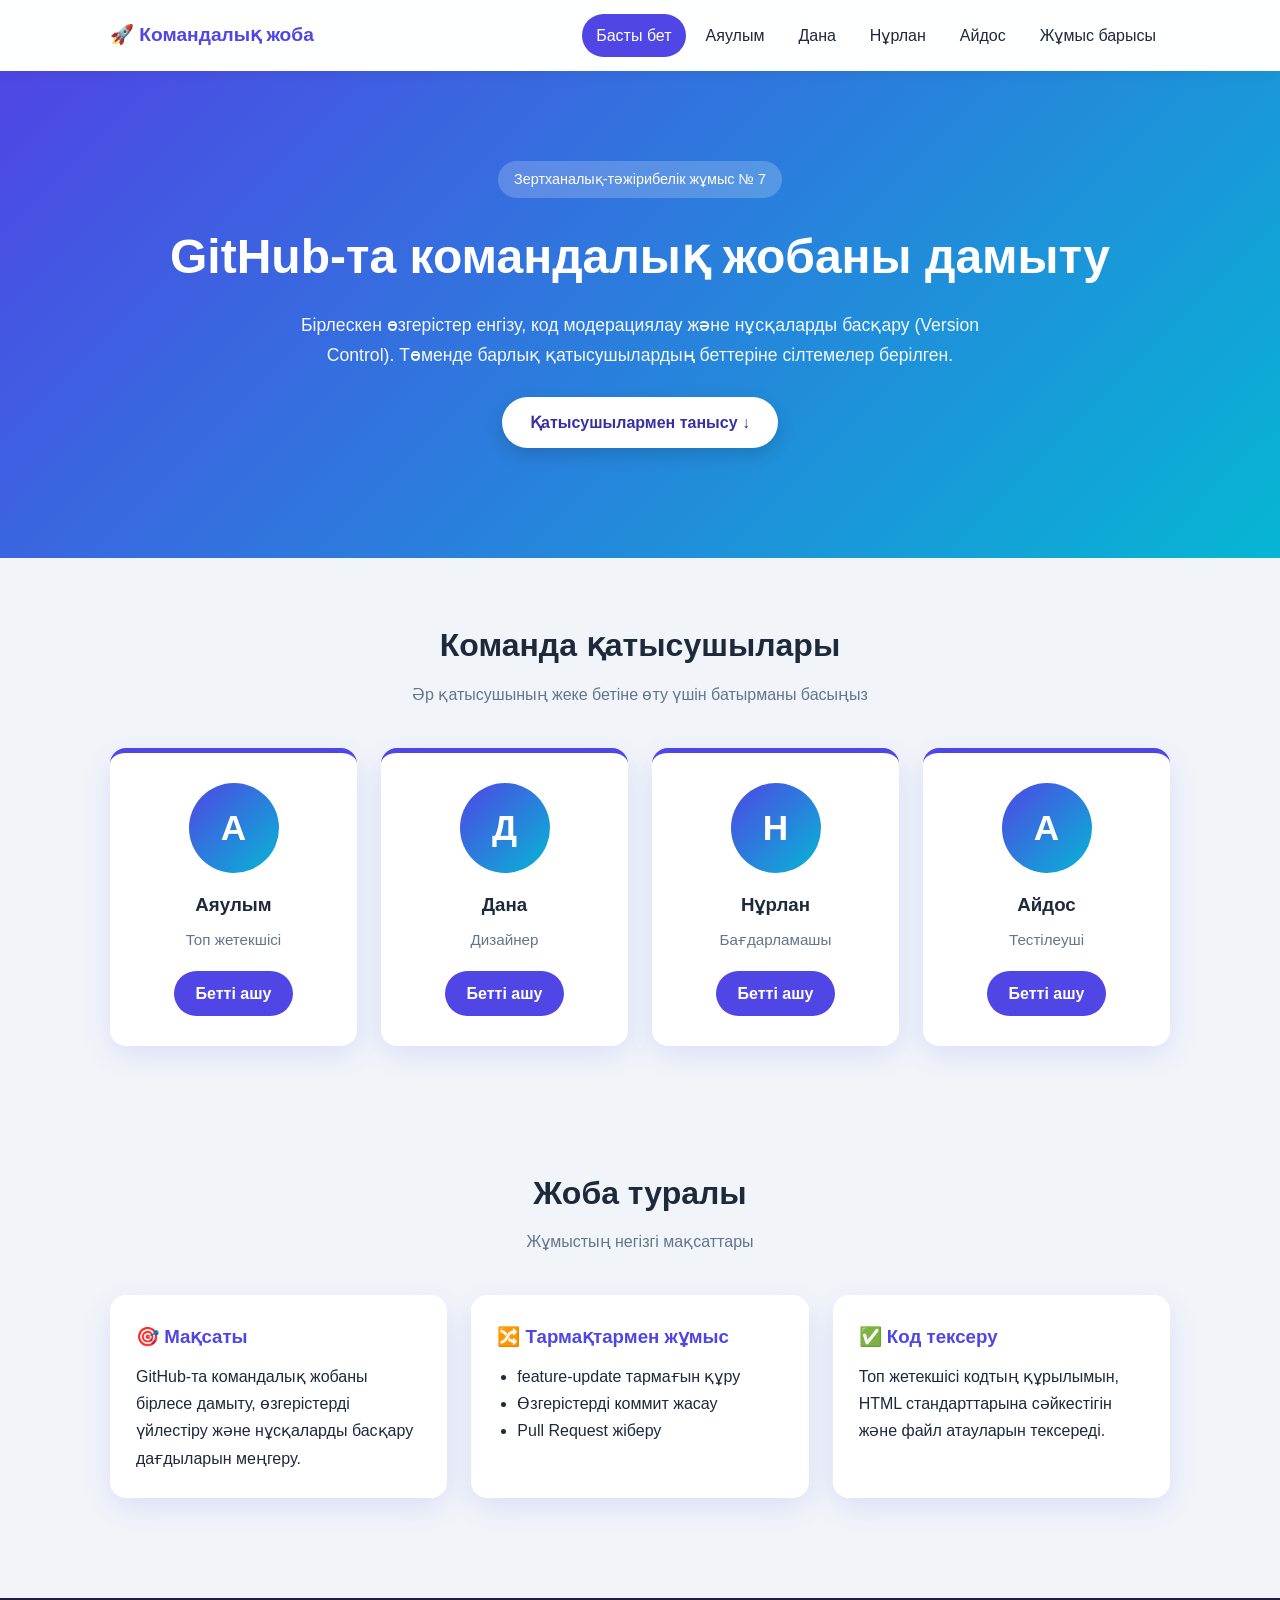
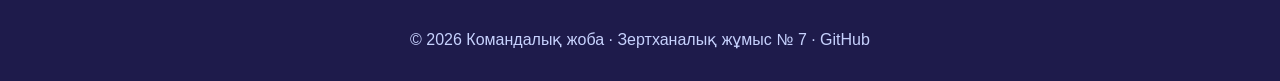
<file: index.html>
<!DOCTYPE html>
<html lang="kk">
<head>
  <meta charset="UTF-8">
  <meta name="viewport" content="width=device-width, initial-scale=1.0">
  <title>Командалық жоба — Басты бет</title>
  <link rel="stylesheet" href="css/style.css">
</head>
<body>

  <nav class="navbar">
    <div class="inner">
      <span class="logo">🚀 Командалық жоба</span>
      <ul>
        <li><a href="index.html" class="active">Басты бет</a></li>
        <li><a href="student1.html">Аяулым</a></li>
        <li><a href="student2.html">Дана</a></li>
        <li><a href="student3.html">Нұрлан</a></li>
        <li><a href="student4.html">Айдос</a></li>
        <li><a href="steps.html">Жұмыс барысы</a></li>
      </ul>
    </div>
  </nav>

  <header class="hero">
    <span class="badge">Зертханалық-тәжірибелік жұмыс № 7</span>
    <h1>GitHub-та командалық жобаны дамыту</h1>
    <p>Бірлескен өзгерістер енгізу, код модерациялау және нұсқаларды басқару (Version Control). Төменде барлық қатысушылардың беттеріне сілтемелер берілген.</p>
    <a class="btn" href="#katysushylar">Қатысушылармен танысу ↓</a>
  </header>

  <main class="container">

    <section class="section" id="katysushylar">
      <h2 class="section-title">Команда қатысушылары</h2>
      <p class="section-sub">Әр қатысушының жеке бетіне өту үшін батырманы басыңыз</p>

      <div class="grid">
        <div class="card">
          <div class="avatar">А</div>
          <h3>Аяулым</h3>
          <p>Топ жетекшісі</p>
          <a class="link" href="student1.html">Бетті ашу</a>
        </div>
        <div class="card">
          <div class="avatar">Д</div>
          <h3>Дана</h3>
          <p>Дизайнер</p>
          <a class="link" href="student2.html">Бетті ашу</a>
        </div>
        <div class="card">
          <div class="avatar">Н</div>
          <h3>Нұрлан</h3>
          <p>Бағдарламашы</p>
          <a class="link" href="student3.html">Бетті ашу</a>
        </div>
        <div class="card">
          <div class="avatar">А</div>
          <h3>Айдос</h3>
          <p>Тестілеуші</p>
          <a class="link" href="student4.html">Бетті ашу</a>
        </div>
      </div>
    </section>

    <section class="section">
      <h2 class="section-title">Жоба туралы</h2>
      <p class="section-sub">Жұмыстың негізгі мақсаттары</p>

      <div class="info-grid">
        <div class="info-box">
          <h3>🎯 Мақсаты</h3>
          <p>GitHub-та командалық жобаны бірлесе дамыту, өзгерістерді үйлестіру және нұсқаларды басқару дағдыларын меңгеру.</p>
        </div>
        <div class="info-box">
          <h3>🔀 Тармақтармен жұмыс</h3>
          <ul>
            <li>feature-update тармағын құру</li>
            <li>Өзгерістерді коммит жасау</li>
            <li>Pull Request жіберу</li>
          </ul>
        </div>
        <div class="info-box">
          <h3>✅ Код тексеру</h3>
          <p>Топ жетекшісі кодтың құрылымын, HTML стандарттарына сәйкестігін және файл атауларын тексереді.</p>
        </div>
      </div>
    </section>

  </main>

  <footer>
    <p>© 2026 Командалық жоба · Зертханалық жұмыс № 7 · GitHub</p>
  </footer>

</body>
</html>
</file>
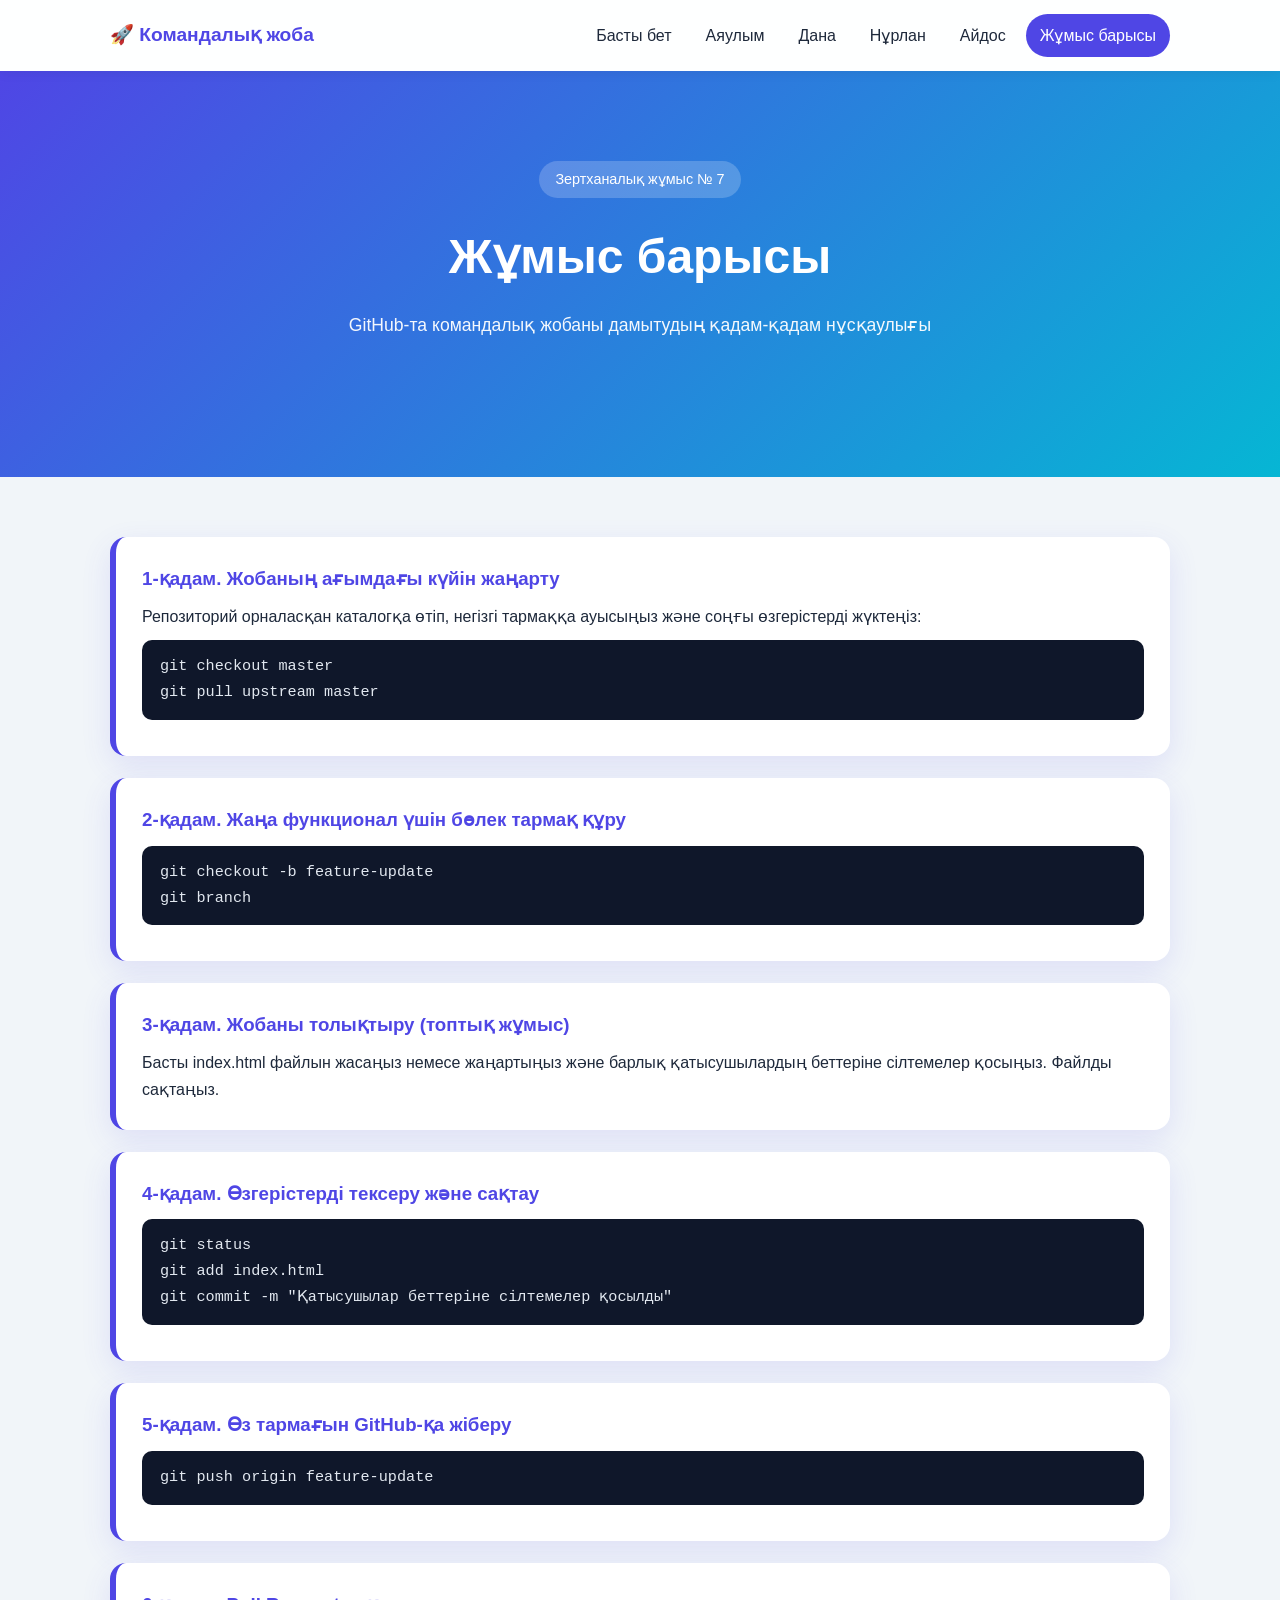
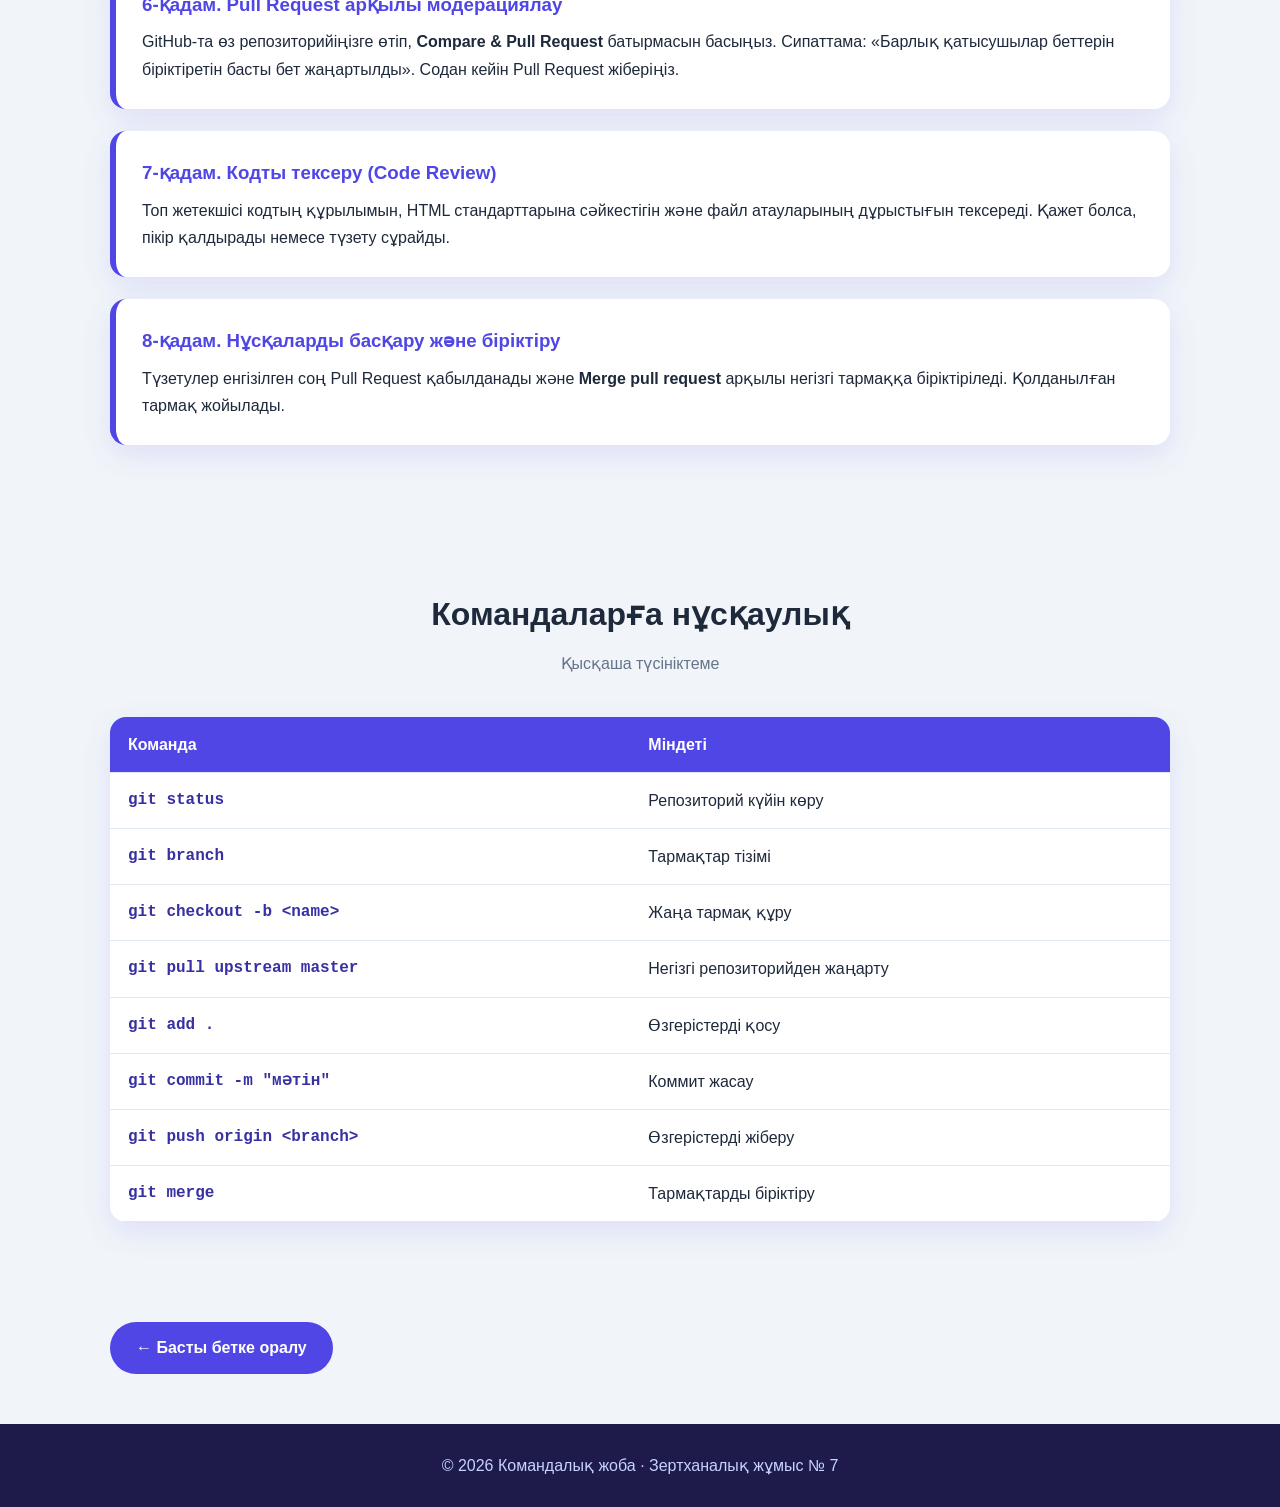
<file: steps.html>
<!DOCTYPE html>
<html lang="kk">
<head>
  <meta charset="UTF-8">
  <meta name="viewport" content="width=device-width, initial-scale=1.0">
  <title>Жұмыс барысы — Git командалары</title>
  <link rel="stylesheet" href="css/style.css">
  <style>
    .step { background: var(--card); border-radius: var(--radius); box-shadow: var(--shadow);
            padding: 26px; margin-bottom: 22px; border-left: 6px solid var(--primary); }
    .step h3 { color: var(--primary); margin-bottom: 8px; }
    pre { background: #0f172a; color: #e2e8f0; padding: 14px 18px; border-radius: 10px;
          margin: 10px 0; overflow-x: auto; font-size: 0.95rem; }
    table { width: 100%; border-collapse: collapse; background: var(--card);
            border-radius: var(--radius); overflow: hidden; box-shadow: var(--shadow); }
    th, td { padding: 14px 18px; text-align: left; border-bottom: 1px solid #e2e8f0; }
    th { background: var(--primary); color: #fff; }
    td:first-child { font-family: Consolas, monospace; color: var(--primary-dark); font-weight: 600; }
  </style>
</head>
<body>

  <nav class="navbar">
    <div class="inner">
      <span class="logo">🚀 Командалық жоба</span>
      <ul>
        <li><a href="index.html">Басты бет</a></li>
        <li><a href="student1.html">Аяулым</a></li>
        <li><a href="student2.html">Дана</a></li>
        <li><a href="student3.html">Нұрлан</a></li>
        <li><a href="student4.html">Айдос</a></li>
        <li><a href="steps.html" class="active">Жұмыс барысы</a></li>
      </ul>
    </div>
  </nav>

  <header class="hero">
    <span class="badge">Зертханалық жұмыс № 7</span>
    <h1>Жұмыс барысы</h1>
    <p>GitHub-та командалық жобаны дамытудың қадам-қадам нұсқаулығы</p>
  </header>

  <main class="container">
    <section class="section">

      <div class="step">
        <h3>1-қадам. Жобаның ағымдағы күйін жаңарту</h3>
        <p>Репозиторий орналасқан каталогқа өтіп, негізгі тармаққа ауысыңыз және соңғы өзгерістерді жүктеңіз:</p>
        <pre>git checkout master
git pull upstream master</pre>
      </div>

      <div class="step">
        <h3>2-қадам. Жаңа функционал үшін бөлек тармақ құру</h3>
        <pre>git checkout -b feature-update
git branch</pre>
      </div>

      <div class="step">
        <h3>3-қадам. Жобаны толықтыру (топтық жұмыс)</h3>
        <p>Басты index.html файлын жасаңыз немесе жаңартыңыз және барлық қатысушылардың беттеріне сілтемелер қосыңыз. Файлды сақтаңыз.</p>
      </div>

      <div class="step">
        <h3>4-қадам. Өзгерістерді тексеру және сақтау</h3>
        <pre>git status
git add index.html
git commit -m "Қатысушылар беттеріне сілтемелер қосылды"</pre>
      </div>

      <div class="step">
        <h3>5-қадам. Өз тармағын GitHub-қа жіберу</h3>
        <pre>git push origin feature-update</pre>
      </div>

      <div class="step">
        <h3>6-қадам. Pull Request арқылы модерациялау</h3>
        <p>GitHub-та өз репозиторийіңізге өтіп, <b>Compare &amp; Pull Request</b> батырмасын басыңыз. Сипаттама: «Барлық қатысушылар беттерін біріктіретін басты бет жаңартылды». Содан кейін Pull Request жіберіңіз.</p>
      </div>

      <div class="step">
        <h3>7-қадам. Кодты тексеру (Code Review)</h3>
        <p>Топ жетекшісі кодтың құрылымын, HTML стандарттарына сәйкестігін және файл атауларының дұрыстығын тексереді. Қажет болса, пікір қалдырады немесе түзету сұрайды.</p>
      </div>

      <div class="step">
        <h3>8-қадам. Нұсқаларды басқару және біріктіру</h3>
        <p>Түзетулер енгізілген соң Pull Request қабылданады және <b>Merge pull request</b> арқылы негізгі тармаққа біріктіріледі. Қолданылған тармақ жойылады.</p>
      </div>

    </section>

    <section class="section">
      <h2 class="section-title">Командаларға нұсқаулық</h2>
      <p class="section-sub">Қысқаша түсініктеме</p>
      <table>
        <thead>
          <tr><th>Команда</th><th>Міндеті</th></tr>
        </thead>
        <tbody>
          <tr><td>git status</td><td>Репозиторий күйін көру</td></tr>
          <tr><td>git branch</td><td>Тармақтар тізімі</td></tr>
          <tr><td>git checkout -b &lt;name&gt;</td><td>Жаңа тармақ құру</td></tr>
          <tr><td>git pull upstream master</td><td>Негізгі репозиторийден жаңарту</td></tr>
          <tr><td>git add .</td><td>Өзгерістерді қосу</td></tr>
          <tr><td>git commit -m "мәтін"</td><td>Коммит жасау</td></tr>
          <tr><td>git push origin &lt;branch&gt;</td><td>Өзгерістерді жіберу</td></tr>
          <tr><td>git merge</td><td>Тармақтарды біріктіру</td></tr>
        </tbody>
      </table>
    </section>

    <a class="back" href="index.html">← Басты бетке оралу</a>
  </main>

  <footer>
    <p>© 2026 Командалық жоба · Зертханалық жұмыс № 7</p>
  </footer>

</body>
</html>
</file>
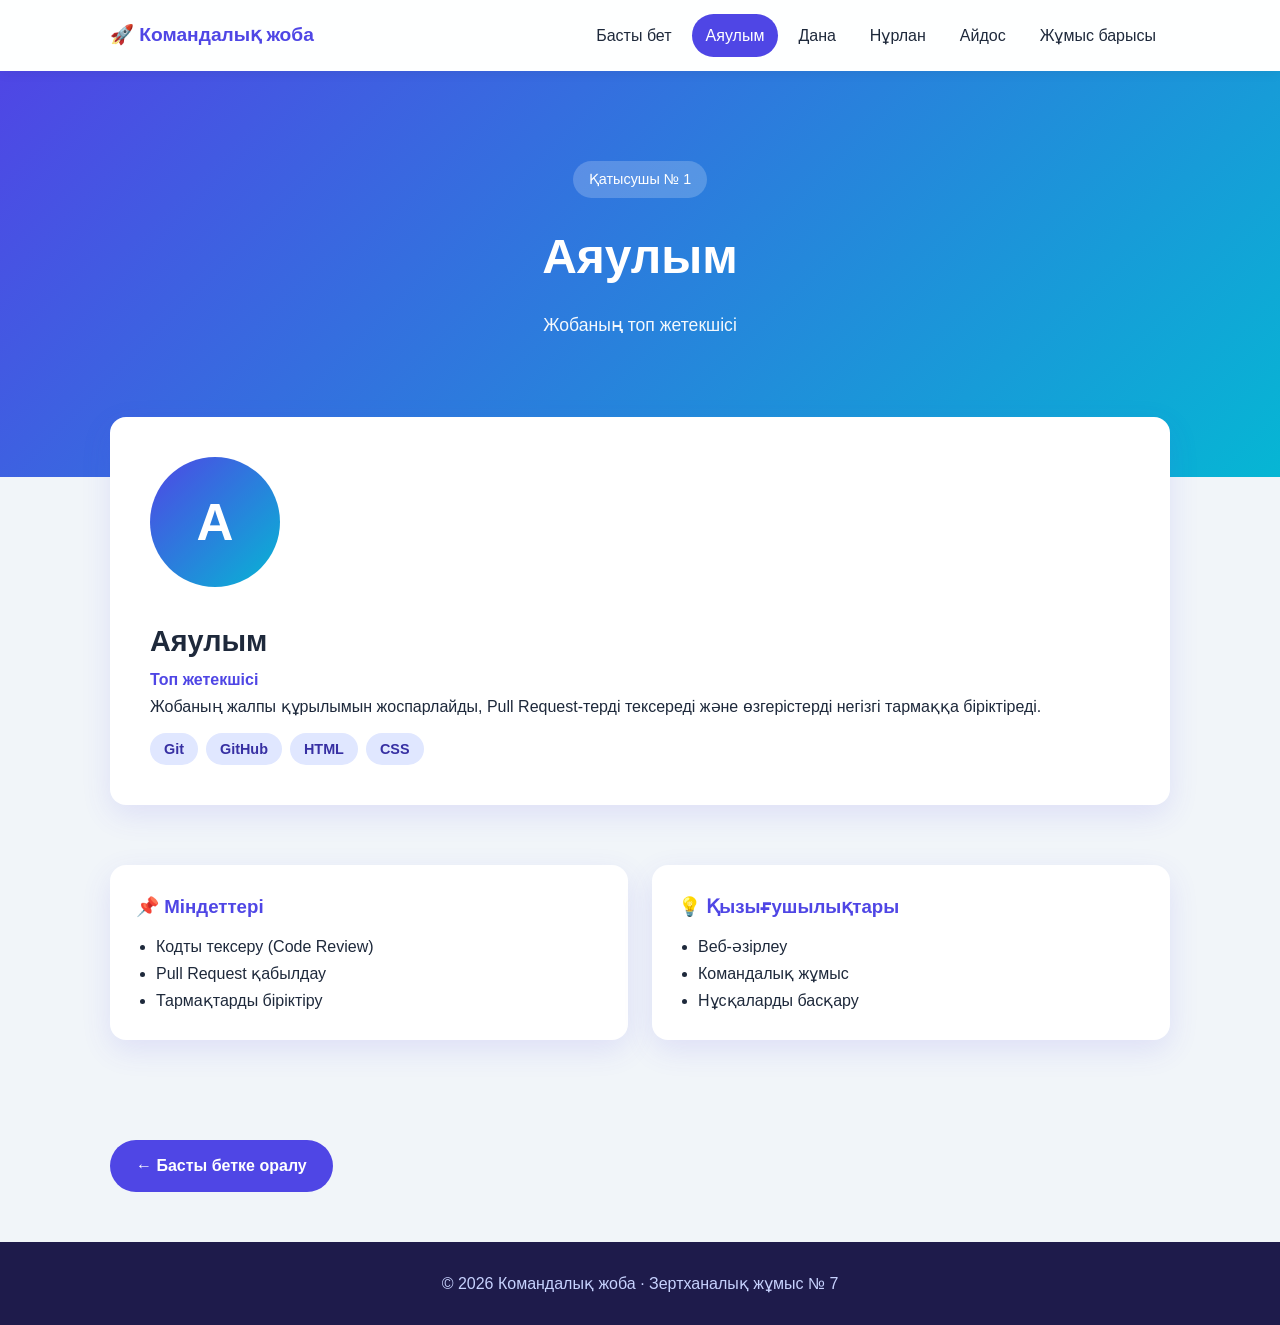
<file: student1.html>
<!DOCTYPE html>
<html lang="kk">
<head>
  <meta charset="UTF-8">
  <meta name="viewport" content="width=device-width, initial-scale=1.0">
  <title>Аяулым — Жеке бет</title>
  <link rel="stylesheet" href="css/style.css">
</head>
<body>

  <nav class="navbar">
    <div class="inner">
      <span class="logo">🚀 Командалық жоба</span>
      <ul>
        <li><a href="index.html">Басты бет</a></li>
        <li><a href="student1.html" class="active">Аяулым</a></li>
        <li><a href="student2.html">Дана</a></li>
        <li><a href="student3.html">Нұрлан</a></li>
        <li><a href="student4.html">Айдос</a></li>
        <li><a href="steps.html">Жұмыс барысы</a></li>
      </ul>
    </div>
  </nav>

  <header class="hero">
    <span class="badge">Қатысушы № 1</span>
    <h1>Аяулым</h1>
    <p>Жобаның топ жетекшісі</p>
  </header>

  <main class="container">
    <div class="profile">
      <div class="avatar">А</div>
      <div>
        <h2>Аяулым</h2>
        <p class="role">Топ жетекшісі</p>
        <p>Жобаның жалпы құрылымын жоспарлайды, Pull Request-терді тексереді және өзгерістерді негізгі тармаққа біріктіреді.</p>
        <div class="tags">
          <span class="tag">Git</span>
          <span class="tag">GitHub</span>
          <span class="tag">HTML</span>
          <span class="tag">CSS</span>
        </div>
      </div>
    </div>

    <section class="section">
      <div class="info-grid">
        <div class="info-box">
          <h3>📌 Міндеттері</h3>
          <ul>
            <li>Кодты тексеру (Code Review)</li>
            <li>Pull Request қабылдау</li>
            <li>Тармақтарды біріктіру</li>
          </ul>
        </div>
        <div class="info-box">
          <h3>💡 Қызығушылықтары</h3>
          <ul>
            <li>Веб-әзірлеу</li>
            <li>Командалық жұмыс</li>
            <li>Нұсқаларды басқару</li>
          </ul>
        </div>
      </div>
    </section>

    <a class="back" href="index.html">← Басты бетке оралу</a>
  </main>

  <footer>
    <p>© 2026 Командалық жоба · Зертханалық жұмыс № 7</p>
  </footer>

</body>
</html>
</file>
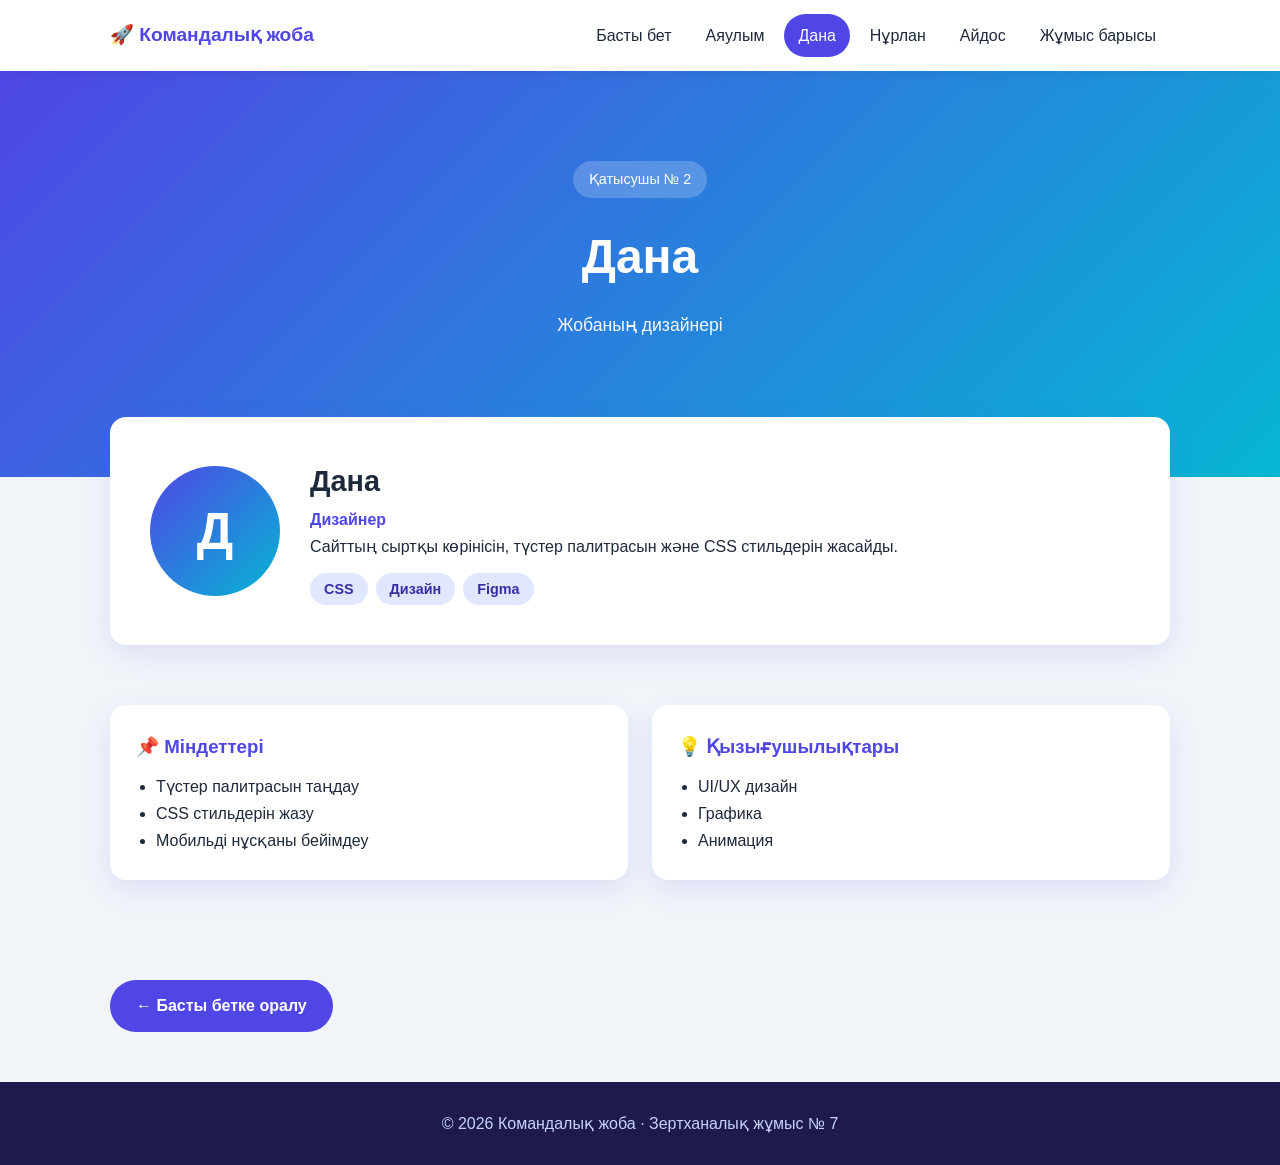
<file: student2.html>
<!DOCTYPE html>
<html lang="kk">
<head>
  <meta charset="UTF-8">
  <meta name="viewport" content="width=device-width, initial-scale=1.0">
  <title>Дана — Жеке бет</title>
  <link rel="stylesheet" href="css/style.css">
</head>
<body>

  <nav class="navbar">
    <div class="inner">
      <span class="logo">🚀 Командалық жоба</span>
      <ul>
        <li><a href="index.html">Басты бет</a></li>
        <li><a href="student1.html">Аяулым</a></li>
        <li><a href="student2.html" class="active">Дана</a></li>
        <li><a href="student3.html">Нұрлан</a></li>
        <li><a href="student4.html">Айдос</a></li>
        <li><a href="steps.html">Жұмыс барысы</a></li>
      </ul>
    </div>
  </nav>

  <header class="hero">
    <span class="badge">Қатысушы № 2</span>
    <h1>Дана</h1>
    <p>Жобаның дизайнері</p>
  </header>

  <main class="container">
    <div class="profile">
      <div class="avatar">Д</div>
      <div>
        <h2>Дана</h2>
        <p class="role">Дизайнер</p>
        <p>Сайттың сыртқы көрінісін, түстер палитрасын және CSS стильдерін жасайды.</p>
        <div class="tags">
          <span class="tag">CSS</span>
          <span class="tag">Дизайн</span>
          <span class="tag">Figma</span>
        </div>
      </div>
    </div>

    <section class="section">
      <div class="info-grid">
        <div class="info-box">
          <h3>📌 Міндеттері</h3>
          <ul>
            <li>Түстер палитрасын таңдау</li>
            <li>CSS стильдерін жазу</li>
            <li>Мобильді нұсқаны бейімдеу</li>
          </ul>
        </div>
        <div class="info-box">
          <h3>💡 Қызығушылықтары</h3>
          <ul>
            <li>UI/UX дизайн</li>
            <li>Графика</li>
            <li>Анимация</li>
          </ul>
        </div>
      </div>
    </section>

    <a class="back" href="index.html">← Басты бетке оралу</a>
  </main>

  <footer>
    <p>© 2026 Командалық жоба · Зертханалық жұмыс № 7</p>
  </footer>

</body>
</html>
</file>
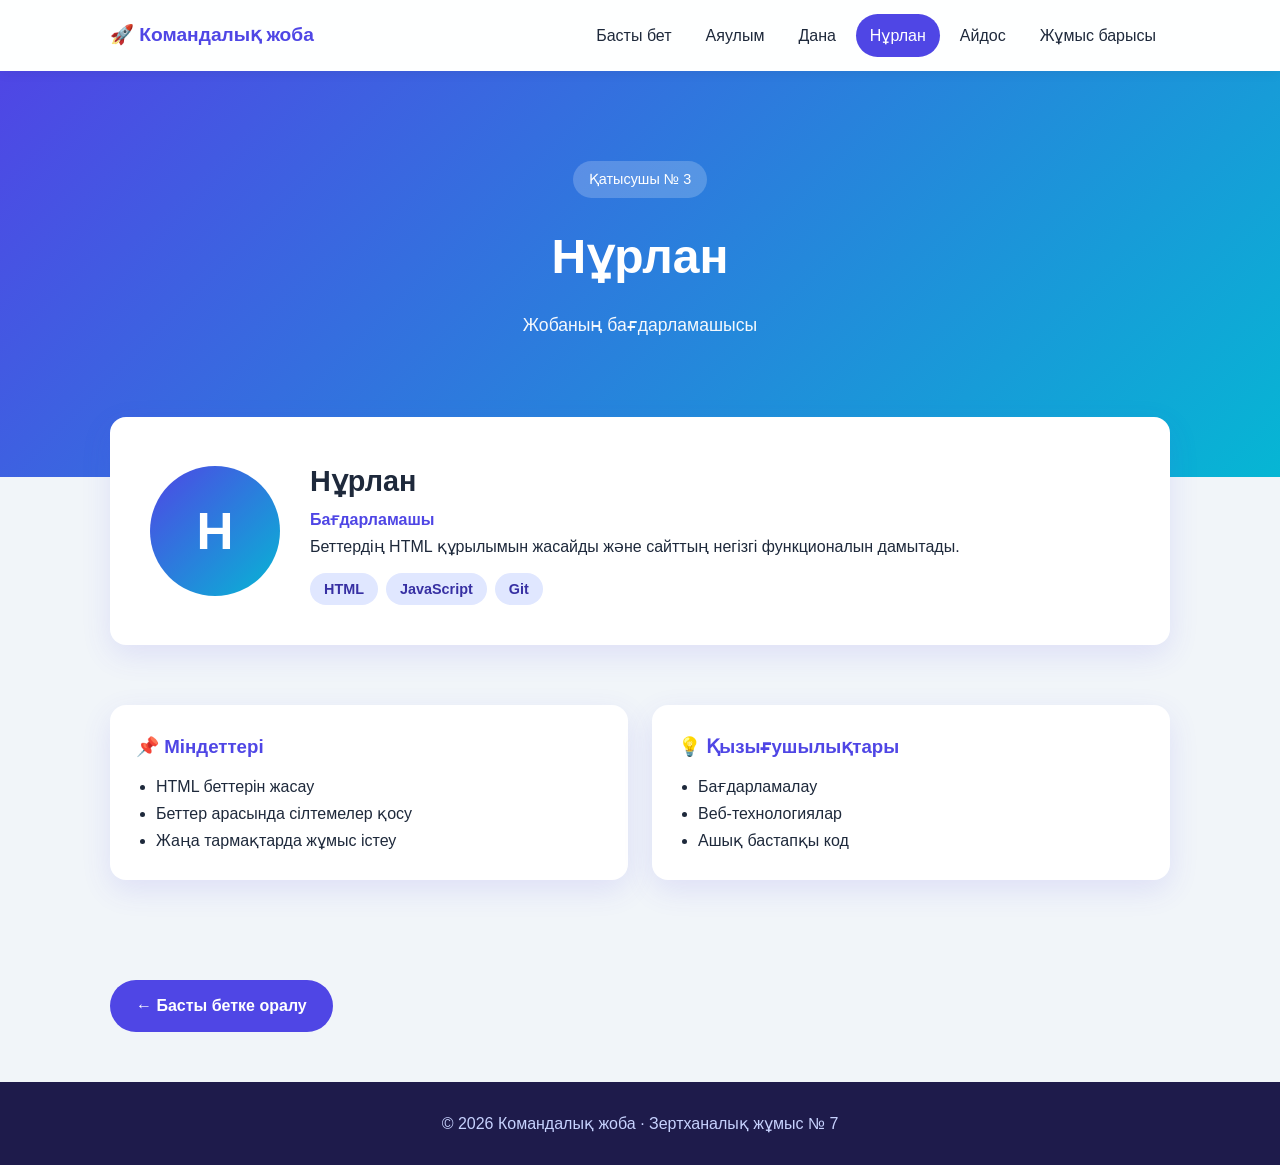
<file: student3.html>
<!DOCTYPE html>
<html lang="kk">
<head>
  <meta charset="UTF-8">
  <meta name="viewport" content="width=device-width, initial-scale=1.0">
  <title>Нұрлан — Жеке бет</title>
  <link rel="stylesheet" href="css/style.css">
</head>
<body>

  <nav class="navbar">
    <div class="inner">
      <span class="logo">🚀 Командалық жоба</span>
      <ul>
        <li><a href="index.html">Басты бет</a></li>
        <li><a href="student1.html">Аяулым</a></li>
        <li><a href="student2.html">Дана</a></li>
        <li><a href="student3.html" class="active">Нұрлан</a></li>
        <li><a href="student4.html">Айдос</a></li>
        <li><a href="steps.html">Жұмыс барысы</a></li>
      </ul>
    </div>
  </nav>

  <header class="hero">
    <span class="badge">Қатысушы № 3</span>
    <h1>Нұрлан</h1>
    <p>Жобаның бағдарламашысы</p>
  </header>

  <main class="container">
    <div class="profile">
      <div class="avatar">Н</div>
      <div>
        <h2>Нұрлан</h2>
        <p class="role">Бағдарламашы</p>
        <p>Беттердің HTML құрылымын жасайды және сайттың негізгі функционалын дамытады.</p>
        <div class="tags">
          <span class="tag">HTML</span>
          <span class="tag">JavaScript</span>
          <span class="tag">Git</span>
        </div>
      </div>
    </div>

    <section class="section">
      <div class="info-grid">
        <div class="info-box">
          <h3>📌 Міндеттері</h3>
          <ul>
            <li>HTML беттерін жасау</li>
            <li>Беттер арасында сілтемелер қосу</li>
            <li>Жаңа тармақтарда жұмыс істеу</li>
          </ul>
        </div>
        <div class="info-box">
          <h3>💡 Қызығушылықтары</h3>
          <ul>
            <li>Бағдарламалау</li>
            <li>Веб-технологиялар</li>
            <li>Ашық бастапқы код</li>
          </ul>
        </div>
      </div>
    </section>

    <a class="back" href="index.html">← Басты бетке оралу</a>
  </main>

  <footer>
    <p>© 2026 Командалық жоба · Зертханалық жұмыс № 7</p>
  </footer>

</body>
</html>
</file>
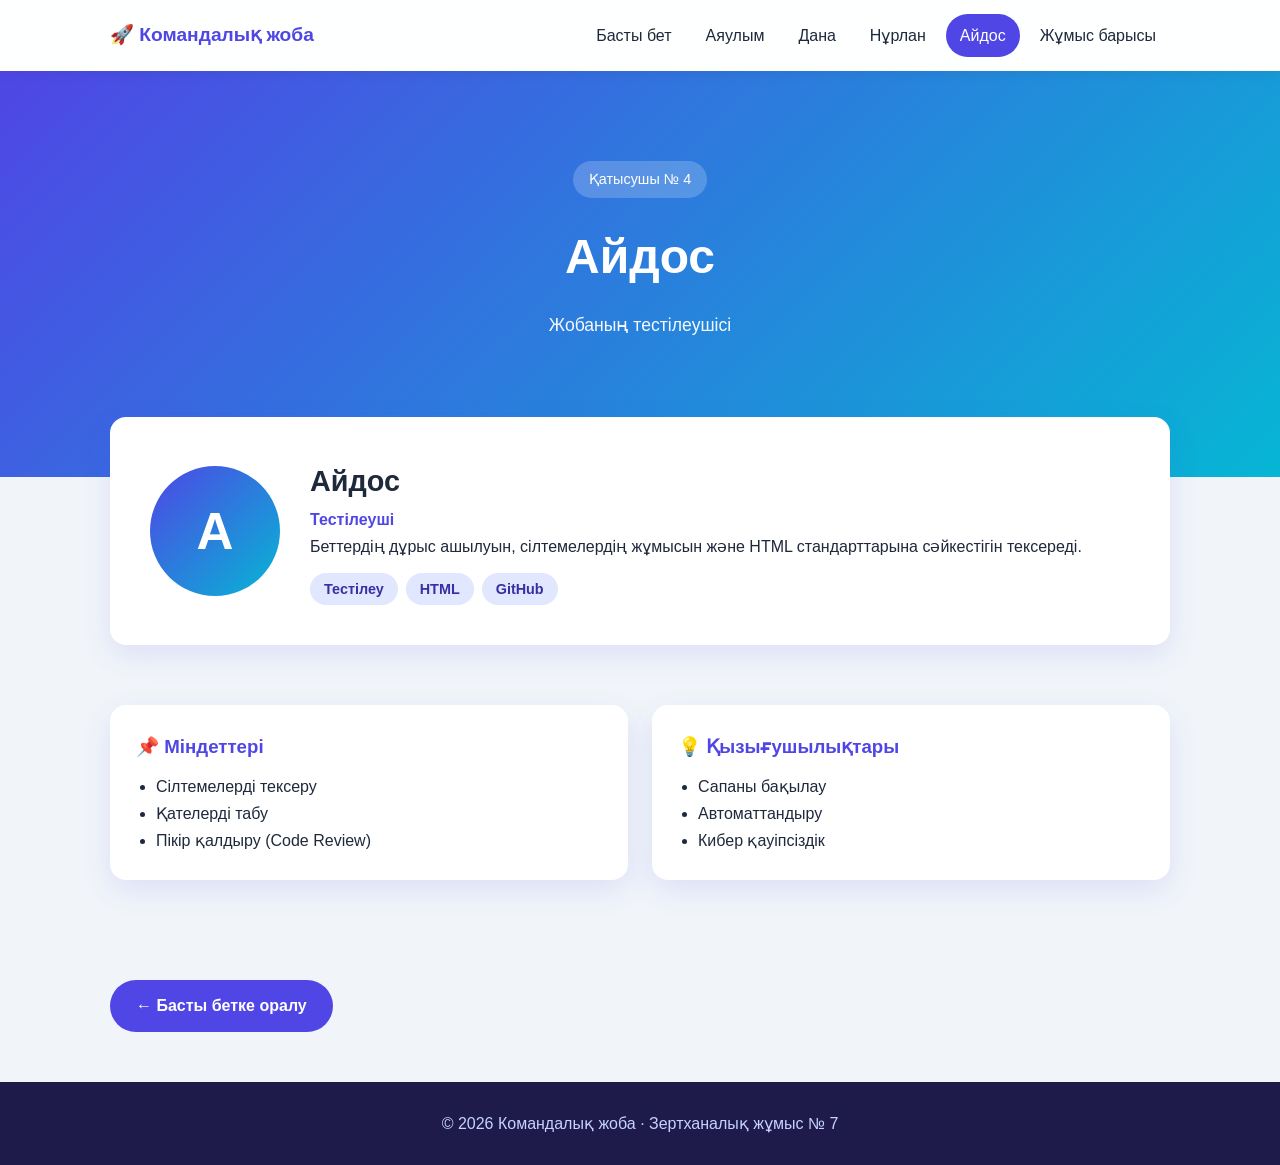
<file: student4.html>
<!DOCTYPE html>
<html lang="kk">
<head>
  <meta charset="UTF-8">
  <meta name="viewport" content="width=device-width, initial-scale=1.0">
  <title>Айдос — Жеке бет</title>
  <link rel="stylesheet" href="css/style.css">
</head>
<body>

  <nav class="navbar">
    <div class="inner">
      <span class="logo">🚀 Командалық жоба</span>
      <ul>
        <li><a href="index.html">Басты бет</a></li>
        <li><a href="student1.html">Аяулым</a></li>
        <li><a href="student2.html">Дана</a></li>
        <li><a href="student3.html">Нұрлан</a></li>
        <li><a href="student4.html" class="active">Айдос</a></li>
        <li><a href="steps.html">Жұмыс барысы</a></li>
      </ul>
    </div>
  </nav>

  <header class="hero">
    <span class="badge">Қатысушы № 4</span>
    <h1>Айдос</h1>
    <p>Жобаның тестілеушісі</p>
  </header>

  <main class="container">
    <div class="profile">
      <div class="avatar">А</div>
      <div>
        <h2>Айдос</h2>
        <p class="role">Тестілеуші</p>
        <p>Беттердің дұрыс ашылуын, сілтемелердің жұмысын және HTML стандарттарына сәйкестігін тексереді.</p>
        <div class="tags">
          <span class="tag">Тестілеу</span>
          <span class="tag">HTML</span>
          <span class="tag">GitHub</span>
        </div>
      </div>
    </div>

    <section class="section">
      <div class="info-grid">
        <div class="info-box">
          <h3>📌 Міндеттері</h3>
          <ul>
            <li>Сілтемелерді тексеру</li>
            <li>Қателерді табу</li>
            <li>Пікір қалдыру (Code Review)</li>
          </ul>
        </div>
        <div class="info-box">
          <h3>💡 Қызығушылықтары</h3>
          <ul>
            <li>Сапаны бақылау</li>
            <li>Автоматтандыру</li>
            <li>Кибер қауіпсіздік</li>
          </ul>
        </div>
      </div>
    </section>

    <a class="back" href="index.html">← Басты бетке оралу</a>
  </main>

  <footer>
    <p>© 2026 Командалық жоба · Зертханалық жұмыс № 7</p>
  </footer>

</body>
</html>
</file>
<file: css/style.css>
/* Зертханалық жұмыс № 7 — ортақ стиль файлы */
:root {
  --primary: #4f46e5;
  --primary-dark: #3730a3;
  --accent: #06b6d4;
  --bg: #f1f5f9;
  --card: #ffffff;
  --text: #1e293b;
  --muted: #64748b;
  --radius: 16px;
  --shadow: 0 10px 30px rgba(79, 70, 229, 0.12);
}

* { box-sizing: border-box; margin: 0; padding: 0; }

body {
  font-family: "Segoe UI", Roboto, Arial, sans-serif;
  background: var(--bg);
  color: var(--text);
  line-height: 1.7;
}

a { color: var(--primary); text-decoration: none; }

/* ===== Жоғарғы навигация ===== */
.navbar {
  position: sticky;
  top: 0;
  z-index: 10;
  background: rgba(255, 255, 255, 0.92);
  backdrop-filter: blur(8px);
  box-shadow: 0 2px 12px rgba(0, 0, 0, 0.06);
}
.navbar .inner {
  max-width: 1100px;
  margin: 0 auto;
  padding: 14px 20px;
  display: flex;
  align-items: center;
  justify-content: space-between;
  flex-wrap: wrap;
  gap: 10px;
}
.logo { font-weight: 800; font-size: 1.2rem; color: var(--primary); }
.navbar ul { list-style: none; display: flex; gap: 6px; flex-wrap: wrap; }
.navbar ul a {
  display: block;
  padding: 8px 14px;
  border-radius: 999px;
  color: var(--text);
  font-weight: 500;
  transition: 0.25s;
}
.navbar ul a:hover,
.navbar ul a.active { background: var(--primary); color: #fff; }

/* ===== Басты баннер ===== */
.hero {
  background: linear-gradient(135deg, var(--primary), var(--accent));
  color: #fff;
  text-align: center;
  padding: 90px 20px 110px;
  position: relative;
}
.hero h1 { font-size: clamp(1.8rem, 5vw, 3rem); margin-bottom: 14px; }
.hero p { max-width: 700px; margin: 0 auto 26px; font-size: 1.1rem; opacity: 0.95; }
.badge {
  display: inline-block;
  background: rgba(255, 255, 255, 0.2);
  padding: 6px 16px;
  border-radius: 999px;
  font-size: 0.9rem;
  margin-bottom: 18px;
}
.btn {
  display: inline-block;
  background: #fff;
  color: var(--primary-dark);
  padding: 12px 28px;
  border-radius: 999px;
  font-weight: 700;
  box-shadow: 0 6px 18px rgba(0, 0, 0, 0.15);
  transition: 0.25s;
}
.btn:hover { transform: translateY(-3px); }

/* ===== Контейнер ===== */
.container { max-width: 1100px; margin: 0 auto; padding: 0 20px; }
.section { padding: 60px 0; }
.section-title { text-align: center; font-size: 2rem; margin-bottom: 8px; }
.section-sub { text-align: center; color: var(--muted); margin-bottom: 40px; }

/* ===== Қатысушылар карточкалары ===== */
.grid {
  display: grid;
  grid-template-columns: repeat(auto-fit, minmax(240px, 1fr));
  gap: 24px;
}
.card {
  background: var(--card);
  border-radius: var(--radius);
  padding: 30px 24px;
  text-align: center;
  box-shadow: var(--shadow);
  transition: 0.3s;
  border-top: 5px solid var(--primary);
}
.card:hover { transform: translateY(-8px); }
.avatar {
  width: 90px;
  height: 90px;
  margin: 0 auto 16px;
  border-radius: 50%;
  background: linear-gradient(135deg, var(--primary), var(--accent));
  color: #fff;
  font-size: 2.2rem;
  font-weight: 700;
  display: flex;
  align-items: center;
  justify-content: center;
}
.card h3 { margin-bottom: 6px; }
.card p { color: var(--muted); margin-bottom: 18px; font-size: 0.95rem; }
.card .link {
  display: inline-block;
  padding: 9px 22px;
  border-radius: 999px;
  background: var(--primary);
  color: #fff;
  font-weight: 600;
  transition: 0.25s;
}
.card .link:hover { background: var(--primary-dark); }

/* ===== Ақпарат блоктары ===== */
.info-grid {
  display: grid;
  grid-template-columns: repeat(auto-fit, minmax(260px, 1fr));
  gap: 24px;
}
.info-box {
  background: var(--card);
  border-radius: var(--radius);
  padding: 26px;
  box-shadow: var(--shadow);
}
.info-box h3 { color: var(--primary); margin-bottom: 10px; }
.info-box ul { padding-left: 20px; }

/* ===== Жеке бет ===== */
.profile {
  background: var(--card);
  border-radius: var(--radius);
  box-shadow: var(--shadow);
  padding: 40px;
  margin-top: -60px;
  position: relative;
  display: flex;
  gap: 30px;
  align-items: center;
  flex-wrap: wrap;
}
.profile .avatar { width: 130px; height: 130px; font-size: 3.2rem; margin: 0; }
.profile h2 { font-size: 1.8rem; }
.profile .role { color: var(--primary); font-weight: 600; }
.tags { display: flex; flex-wrap: wrap; gap: 8px; margin-top: 12px; }
.tag {
  background: #e0e7ff;
  color: var(--primary-dark);
  padding: 4px 14px;
  border-radius: 999px;
  font-size: 0.9rem;
  font-weight: 600;
}

.back {
  display: inline-block;
  margin: 40px 0 10px;
  padding: 12px 26px;
  border-radius: 999px;
  background: var(--primary);
  color: #fff;
  font-weight: 600;
  transition: 0.25s;
}
.back:hover { background: var(--primary-dark); }

/* ===== Төменгі колонтитул ===== */
footer {
  background: #1e1b4b;
  color: #c7d2fe;
  text-align: center;
  padding: 28px 20px;
  margin-top: 40px;
}

@media (max-width: 600px) {
  .profile { padding: 26px; text-align: center; justify-content: center; }
  .hero { padding: 60px 20px 90px; }
}
</file>
